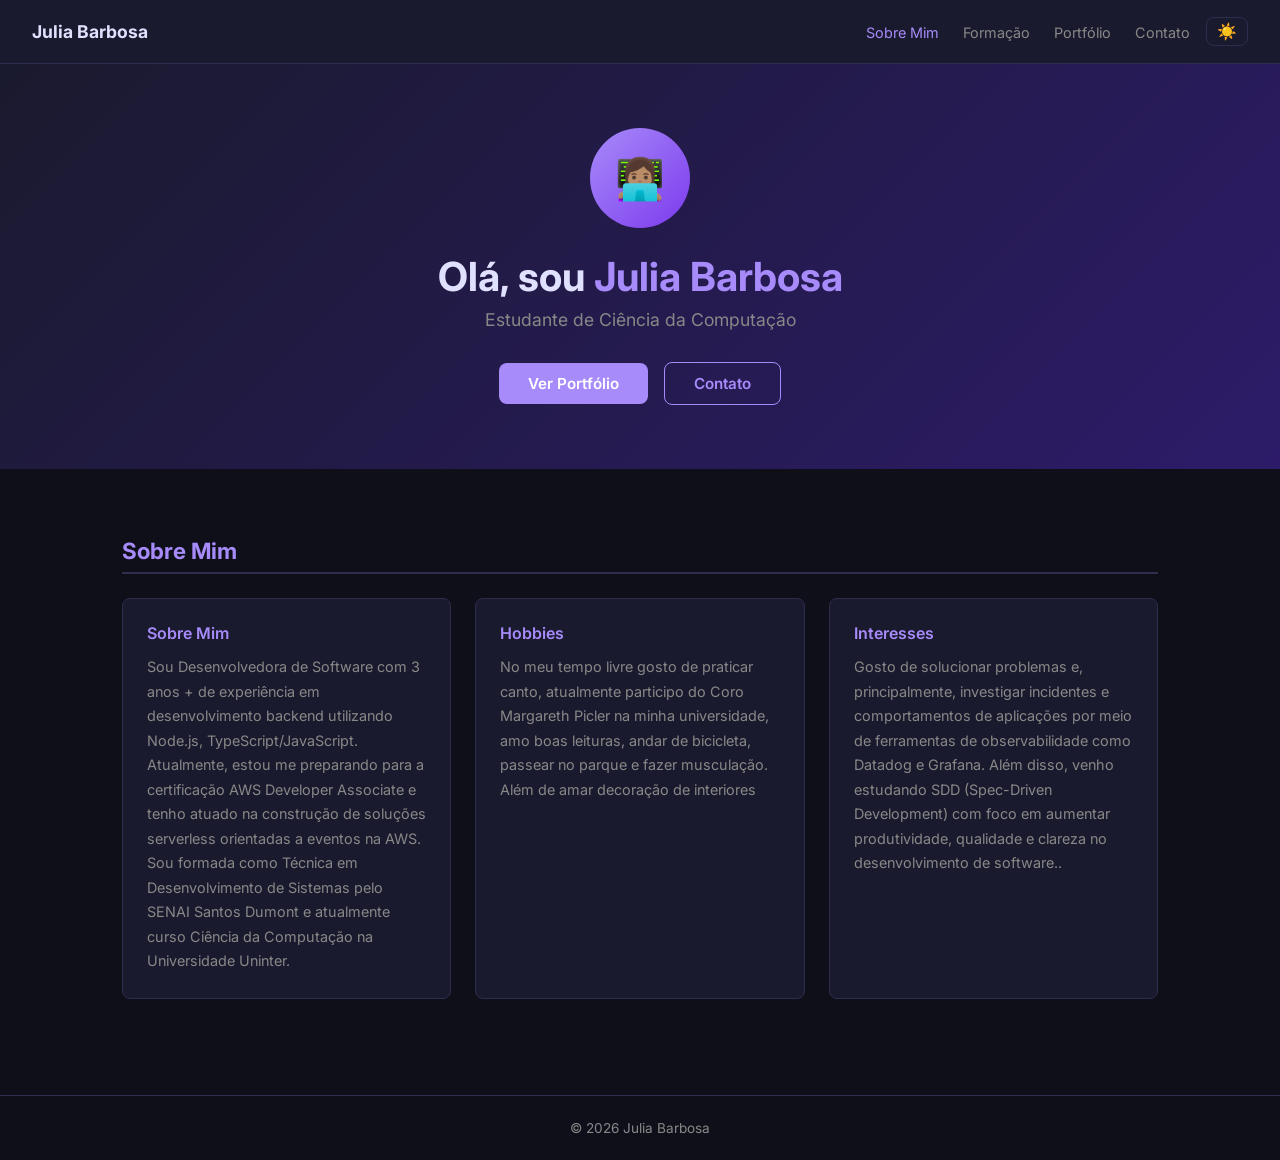
<file: index.html>
<!DOCTYPE html>
<html lang="pt-BR" data-theme="dark">
<head>
  <meta charset="UTF-8">
  <meta name="viewport" content="width=device-width, initial-scale=1.0">
  <title>Julia Barbosa — Sobre Mim</title>
  <!-- Fonte Inter via Google Fonts -->
  <link rel="preconnect" href="https://fonts.googleapis.com">
  <link rel="preconnect" href="https://fonts.gstatic.com" crossorigin>
  <link href="https://fonts.googleapis.com/css2?family=Inter:wght@400;500;600;700&display=swap" rel="stylesheet">
  <link rel="stylesheet" href="css/style.css">
  <!-- theme.js no <head> para aplicar tema antes do paint e evitar flash -->
  <script src="js/theme.js"></script>
</head>
<body>

  <!-- Navegação principal — igual em todas as páginas -->
  <nav class="nav">
    <a href="index.html" class="nav-brand">Julia Barbosa</a>
    <button class="nav-toggle" id="navToggle" aria-label="Abrir menu">
      <span></span>
      <span></span>
      <span></span>
    </button>
    <ul class="nav-links" id="navLinks">
      <!-- classe "active" marca a página atual -->
      <li><a href="index.html" class="nav-link active">Sobre Mim</a></li>
      <li><a href="formacao.html" class="nav-link">Formação</a></li>
      <li><a href="portfolio.html" class="nav-link">Portfólio</a></li>
      <li><a href="contato.html" class="nav-link">Contato</a></li>
    </ul>
    <button class="theme-toggle" id="themeToggle" aria-label="Alternar tema">☀️</button>
  </nav>

  <!-- Seção hero com avatar placeholder e chamada para ação -->
  <header class="hero">
    <div class="hero-avatar">👩🏽‍💻</div>
    <h1>Olá, sou <span class="hero-title-accent">Julia Barbosa</span></h1>
    <p class="hero-subtitle">Estudante de Ciência da Computação</p>
    <a href="portfolio.html" class="btn">Ver Portfólio</a>
    <a href="contato.html" class="btn btn-outline">Contato</a>
  </header>
 
  <!-- Cards de apresentação pessoal -->
  <main class="main">
    <h2 class="section-title">Sobre Mim</h2>
    <div class="cards-grid">

      <div class="card">
        <h3>Sobre Mim</h3>
        <p>Sou Desenvolvedora de Software com 3 anos + de experiência em desenvolvimento backend utilizando Node.js, TypeScript/JavaScript. Atualmente, estou me preparando para a certificação AWS Developer Associate e tenho atuado na construção de soluções serverless orientadas a eventos na AWS.<br>Sou formada como Técnica em Desenvolvimento de Sistemas pelo SENAI Santos Dumont e atualmente curso Ciência da Computação na Universidade Uninter.
</p>
      </div>

      <div class="card">
        <h3>Hobbies</h3>
        <p>No meu tempo livre gosto de praticar canto, atualmente participo do Coro Margareth Picler na minha universidade, amo boas leituras, andar de bicicleta, passear no parque e fazer musculação. Além de amar decoração de interiores</p>
      </div>

      <div class="card">
        <h3>Interesses</h3>
        <p>Gosto de solucionar problemas e, principalmente, investigar incidentes e comportamentos de aplicações por meio de ferramentas de observabilidade como Datadog e Grafana. Além disso, venho estudando SDD (Spec-Driven Development) com foco em aumentar produtividade, qualidade e clareza no desenvolvimento de software..</p>
      </div>

    </div>
  </main>

  <footer>
    <p>&copy; 2026 Julia Barbosa</p>
  </footer>

  <script src="js/menu.js"></script>
</body>
</html>
</file>
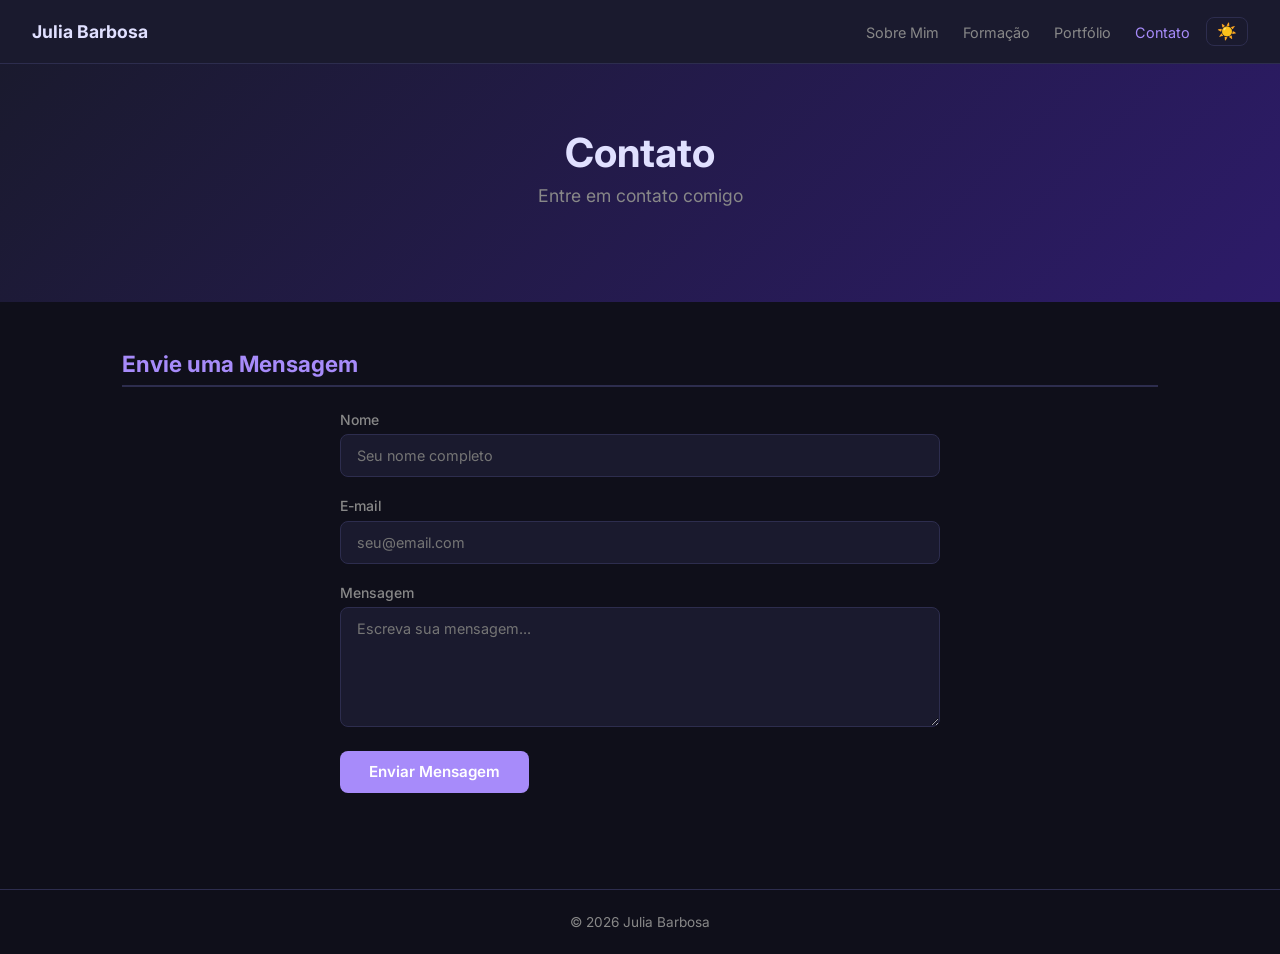
<file: contato.html>
<!DOCTYPE html>
<html lang="pt-BR" data-theme="dark">
<head>
  <meta charset="UTF-8">
  <meta name="viewport" content="width=device-width, initial-scale=1.0">
  <title>Julia Barbosa — Contato</title>
  <link rel="preconnect" href="https://fonts.googleapis.com">
  <link rel="preconnect" href="https://fonts.gstatic.com" crossorigin>
  <link href="https://fonts.googleapis.com/css2?family=Inter:wght@400;500;600;700&display=swap" rel="stylesheet">
  <link rel="stylesheet" href="css/style.css">
  <script src="js/theme.js"></script>
</head>
<body>

  <nav class="nav">
    <a href="index.html" class="nav-brand">Julia Barbosa</a>
    <button class="nav-toggle" id="navToggle" aria-label="Abrir menu">
      <span></span>
      <span></span>
      <span></span>
    </button>
    <ul class="nav-links" id="navLinks">
      <li><a href="index.html" class="nav-link">Sobre Mim</a></li>
      <li><a href="formacao.html" class="nav-link">Formação</a></li>
      <li><a href="portfolio.html" class="nav-link">Portfólio</a></li>
      <li><a href="contato.html" class="nav-link active">Contato</a></li>
    </ul>
    <button class="theme-toggle" id="themeToggle" aria-label="Alternar tema">☀️</button>
  </nav>

  <header class="hero">
    <h1>Contato</h1>
    <p class="hero-subtitle">Entre em contato comigo</p>
  </header>

  <main class="main">
    <h2 class="section-title">Envie uma Mensagem</h2>

    <!-- Formulário de contato com validação via contato.js -->
    <div class="form-wrapper">
      <form id="contactForm" novalidate>

        <div class="form-group" id="group-nome">
          <label for="nome">Nome</label>
          <input type="text" id="nome" name="nome" placeholder="Seu nome completo">
          <span class="field-error"></span>
        </div>

        <div class="form-group" id="group-email">
          <label for="email">E-mail</label>
          <input type="email" id="email" name="email" placeholder="seu@email.com">
          <span class="field-error"></span>
        </div>

        <div class="form-group" id="group-mensagem">
          <label for="mensagem">Mensagem</label>
          <textarea id="mensagem" name="mensagem" placeholder="Escreva sua mensagem..."></textarea>
          <span class="field-error"></span>
        </div>

        <button type="submit" class="btn">Enviar Mensagem</button>

      </form>
    </div>
  </main>

  <!-- Modal exibido após envio bem-sucedido (simulado) -->
  <div class="modal-overlay" id="successModal" role="dialog" aria-modal="true">
    <div class="modal">
      <div class="modal-icon">✅</div>
      <h3>Mensagem enviada com sucesso!</h3>
      <p>Obrigada pelo contato. Responderei em breve.</p>
      <button class="btn" id="modalClose">Fechar</button>
    </div>
  </div>

  <footer>
    <p>&copy; 2026 Julia Barbosa</p>
  </footer>

  <script src="js/menu.js"></script>
  <!-- contato.js carregado apenas nesta página -->
  <script src="js/contato.js"></script>
</body>
</html>
</file>
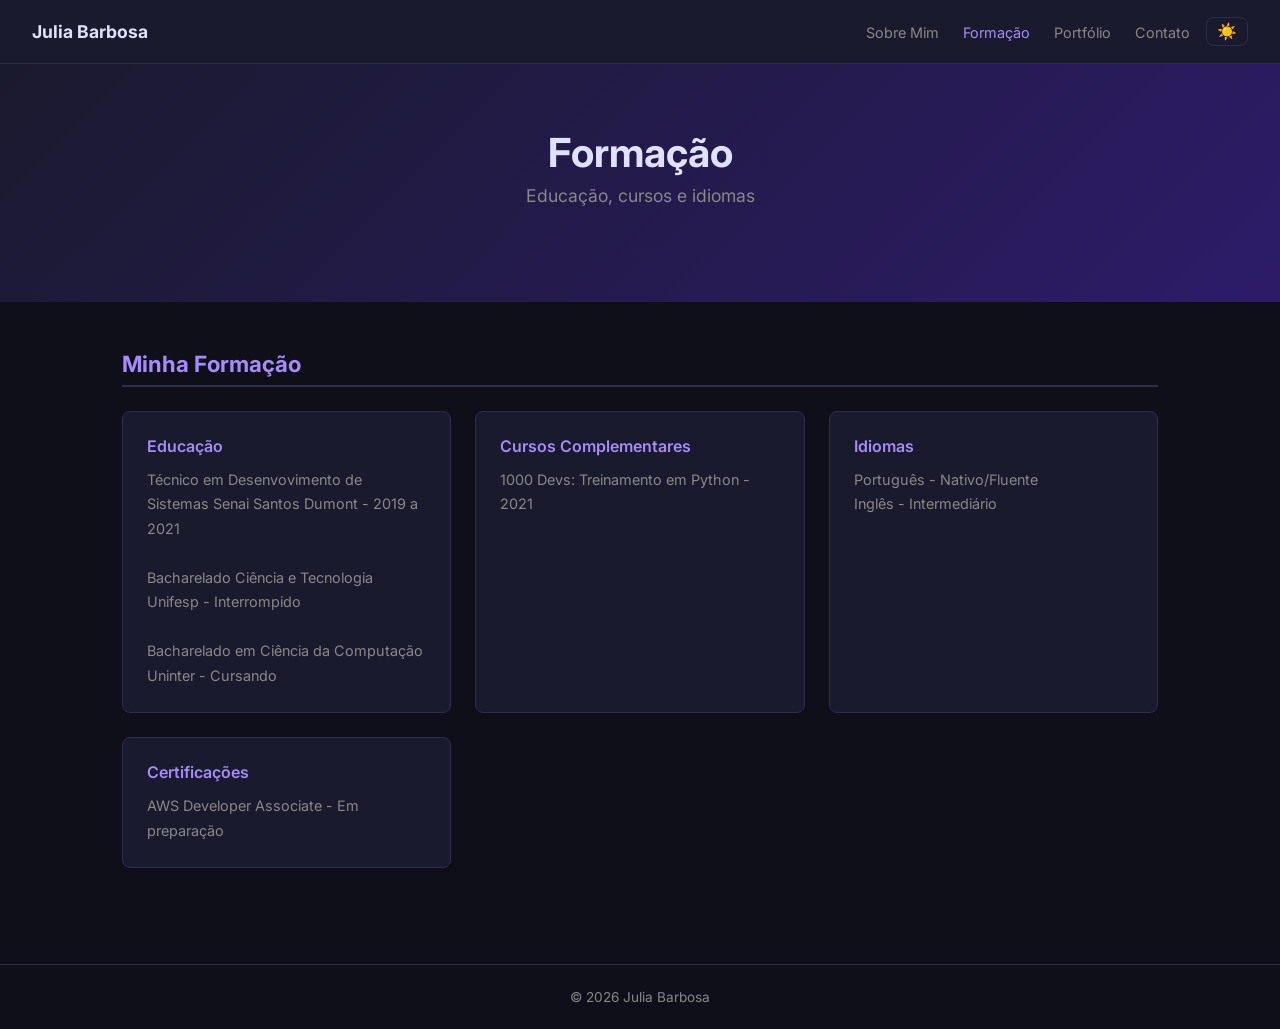
<file: formacao.html>
<!DOCTYPE html>
<html lang="pt-BR" data-theme="dark">
<head>
  <meta charset="UTF-8">
  <meta name="viewport" content="width=device-width, initial-scale=1.0">
  <title>Julia Barbosa — Formação</title>
  <link rel="preconnect" href="https://fonts.googleapis.com">
  <link rel="preconnect" href="https://fonts.gstatic.com" crossorigin>
  <link href="https://fonts.googleapis.com/css2?family=Inter:wght@400;500;600;700&display=swap" rel="stylesheet">
  <link rel="stylesheet" href="css/style.css">
  <script src="js/theme.js"></script>
</head>
<body>

  <nav class="nav">
    <a href="index.html" class="nav-brand">Julia Barbosa</a>
    <button class="nav-toggle" id="navToggle" aria-label="Abrir menu">
      <span></span>
      <span></span>
      <span></span>
    </button>
    <ul class="nav-links" id="navLinks">
      <li><a href="index.html" class="nav-link">Sobre Mim</a></li>
      <li><a href="formacao.html" class="nav-link active">Formação</a></li>
      <li><a href="portfolio.html" class="nav-link">Portfólio</a></li>
      <li><a href="contato.html" class="nav-link">Contato</a></li>
    </ul>
    <button class="theme-toggle" id="themeToggle" aria-label="Alternar tema">☀️</button>
  </nav>

  <!-- Hero simples sem avatar para páginas internas -->
  <header class="hero">
    <h1>Formação</h1>
    <p class="hero-subtitle">Educação, cursos e idiomas</p>
  </header>

  <!-- Cards com seções de formação acadêmica e complementar -->
  <main class="main">
    <h2 class="section-title">Minha Formação</h2>
    <div class="cards-grid">

      <div class="card">
        <h3>Educação</h3>
        <p>Técnico em Desenvovimento de Sistemas Senai Santos Dumont - 2019 a 2021
          <br>
          <br>
          Bacharelado Ciência e Tecnologia Unifesp - Interrompido
          <br>
          <br>
          Bacharelado em Ciência da Computação Uninter - Cursando
        </p>
      </div>

      <div class="card">
        <h3>Cursos Complementares</h3>
        <p>1000 Devs: Treinamento em Python - 2021</p>
      </div>

      <div class="card">
        <h3>Idiomas</h3>
        <p>Português - Nativo/Fluente<br> Inglês - Intermediário</p>
      </div>

      <div class="card">
        <h3>Certificações</h3>
        <p>AWS Developer Associate - Em preparação</p>
      </div>

    </div>
  </main>

  <footer>
    <p>&copy; 2026 Julia Barbosa</p>
  </footer>

  <script src="js/menu.js"></script>
</body>
</html>
</file>
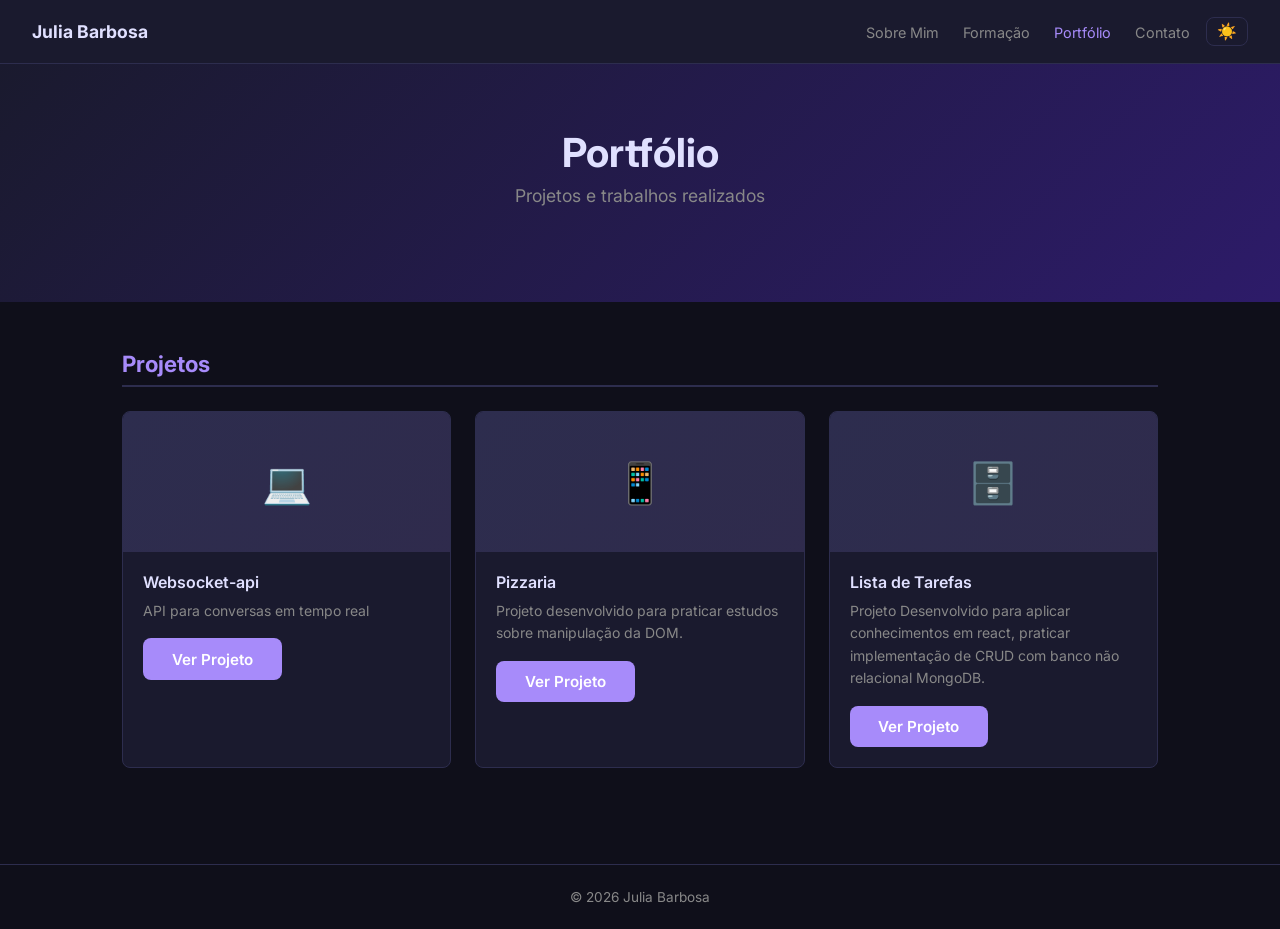
<file: portfolio.html>
<!DOCTYPE html>
<html lang="pt-BR" data-theme="dark">
<head>
  <meta charset="UTF-8">
  <meta name="viewport" content="width=device-width, initial-scale=1.0">
  <title>Julia Barbosa — Portfólio</title>
  <link rel="preconnect" href="https://fonts.googleapis.com">
  <link rel="preconnect" href="https://fonts.gstatic.com" crossorigin>
  <link href="https://fonts.googleapis.com/css2?family=Inter:wght@400;500;600;700&display=swap" rel="stylesheet">
  <link rel="stylesheet" href="css/style.css">
  <script src="js/theme.js"></script>
</head>
<body>

  <nav class="nav">
    <a href="index.html" class="nav-brand">Julia Barbosa</a>
    <button class="nav-toggle" id="navToggle" aria-label="Abrir menu">
      <span></span>
      <span></span>
      <span></span>
    </button>
    <ul class="nav-links" id="navLinks">
      <li><a href="index.html" class="nav-link">Sobre Mim</a></li>
      <li><a href="formacao.html" class="nav-link">Formação</a></li>
      <li><a href="portfolio.html" class="nav-link active">Portfólio</a></li>
      <li><a href="contato.html" class="nav-link">Contato</a></li>
    </ul>
    <button class="theme-toggle" id="themeToggle" aria-label="Alternar tema">☀️</button>
  </nav>

  <header class="hero">
    <h1>Portfólio</h1>
    <p class="hero-subtitle">Projetos e trabalhos realizados</p>
  </header>

  <!-- Grid de projetos — títulos e descrições a preencher -->
  <main class="main">
    <h2 class="section-title">Projetos</h2>
    <div class="portfolio-grid">

      <div class="portfolio-card">
        <div class="portfolio-card-image">💻</div>
        <div class="portfolio-card-body">
          <h3>Websocket-api</h3>
          <p>API para conversas em tempo real</p>
          <a href="https://github.com/jsilvabarb/websocket-api" class="btn">Ver Projeto</a>
        </div>
      </div>

      <div class="portfolio-card">
        <div class="portfolio-card-image">📱</div>
        <div class="portfolio-card-body">
          <h3>Pizzaria</h3>
          <p>Projeto desenvolvido para praticar estudos sobre manipulação da DOM.</p>
          <a href="https://github.com/jsilvabarb/compras-pizzas-b7web" class="btn">Ver Projeto</a>
        </div>
      </div>

      <div class="portfolio-card">
        <div class="portfolio-card-image">🗄️</div>
        <div class="portfolio-card-body">
          <h3>Lista de Tarefas</h3>
          <p>Projeto Desenvolvido para aplicar conhecimentos em react, praticar implementação de CRUD com banco não relacional MongoDB.</p>
          <a href="https://github.com/jsilvabarb/api-todolist-docker-fastify-mongo" class="btn">Ver Projeto</a>
        </div>
      </div>

    </div>
  </main>

  <footer>
    <p>&copy; 2026 Julia Barbosa</p>
  </footer>

  <script src="js/menu.js"></script>
</body>
</html>
</file>
<file: css/style.css>
/* ── Variáveis de tema (claro/escuro) ───────────────────────────────────── */
:root {
  --bg: #0f0f1a;
  --surface: #1a1a2e;
  --accent: #a78bfa;
  --text: #e0e0ff;
  --text-muted: #888888;
  --border: #2d2d4e;
  --danger: #f87171;
  --nav-height: 64px;
  --radius: 8px;
  --transition: 0.25s ease;
}

/* Sobrescreve variáveis quando tema claro está ativo */
[data-theme="light"] {
  --bg: #f4f4f8;
  --surface: #ffffff;
  --accent: #7c3aed;
  --text: #1a1a2e;
  --text-muted: #555555;
  --border: #dddddd;
}

/* ── Reset básico ───────────────────────────────────────────────────────── */
*, *::before, *::after {
  box-sizing: border-box;
  margin: 0;
  padding: 0;
}

body {
  font-family: 'Inter', sans-serif;
  background-color: var(--bg);
  color: var(--text);
  transition: background-color var(--transition), color var(--transition);
  padding-top: var(--nav-height); /* espaço para nav fixa */
}

a { color: var(--accent); text-decoration: none; }
ul { list-style: none; }

/* ── Navegação fixa ─────────────────────────────────────────────────────── */
.nav {
  position: fixed;
  top: 0; left: 0; right: 0;
  height: var(--nav-height);
  background: var(--surface);
  border-bottom: 1px solid var(--border);
  display: flex;
  align-items: center;
  padding: 0 2rem;
  gap: 1rem;
  z-index: 100;
  transition: background-color var(--transition), border-color var(--transition);
}

.nav-brand {
  font-weight: 700;
  font-size: 1.1rem;
  color: var(--text);
  margin-right: auto; /* empurra links para a direita */
}

.nav-links {
  display: flex;
  gap: 1.5rem;
}

.nav-link {
  color: var(--text-muted);
  font-size: 0.9rem;
  transition: color var(--transition);
}

/* Link da página atual destacado em roxo */
.nav-link:hover,
.nav-link.active {
  color: var(--accent);
}

/* Botão hambúrguer — oculto no desktop */
.nav-toggle {
  display: none;
  flex-direction: column;
  gap: 5px;
  background: none;
  border: none;
  cursor: pointer;
  padding: 4px;
  order: 3;
}

.nav-toggle span {
  display: block;
  width: 22px;
  height: 2px;
  background: var(--text);
  border-radius: 2px;
  transition: var(--transition);
}

/* Botão de alternância de tema */
.theme-toggle {
  background: none;
  border: 1px solid var(--border);
  color: var(--text);
  cursor: pointer;
  padding: 4px 10px;
  border-radius: var(--radius);
  font-size: 1rem;
  transition: border-color var(--transition);
}

/* ── Seção Hero ─────────────────────────────────────────────────────────── */
.hero {
  background: linear-gradient(135deg, var(--surface) 0%, #2d1b69 100%);
  padding: 4rem 2rem;
  text-align: center;
}

/* Hero mais suave no tema claro */
[data-theme="light"] .hero {
  background: linear-gradient(135deg, #ede9fe 0%, #ddd6fe 100%);
}

/* Avatar circular com gradiente como placeholder de foto */
.hero-avatar {
  width: 100px;
  height: 100px;
  border-radius: 50%;
  background: linear-gradient(135deg, var(--accent), #7c3aed);
  margin: 0 auto 1.5rem;
  display: flex;
  align-items: center;
  justify-content: center;
  font-size: 2.5rem;
}

.hero h1 {
  font-size: 2.5rem;
  font-weight: 700;
  margin-bottom: 0.5rem;
}

.hero-subtitle {
  color: var(--text-muted);
  font-size: 1.1rem;
  margin-bottom: 2rem;
}

.hero-title-accent { color: var(--accent); }

/* ── Botões ─────────────────────────────────────────────────────────────── */
.btn {
  display: inline-block;
  background: var(--accent);
  color: #fff;
  padding: 0.7rem 1.8rem;
  border-radius: var(--radius);
  font-weight: 600;
  font-size: 0.95rem;
  transition: opacity var(--transition);
  border: none;
  cursor: pointer;
  font-family: inherit;
}

.btn:hover { opacity: 0.85; color: #fff; }

.btn-outline {
  background: transparent;
  border: 1px solid var(--accent);
  color: var(--accent);
  margin-left: 0.75rem;
}

.btn-outline:hover { background: var(--accent); color: #fff; }

/* ── Área de conteúdo principal ─────────────────────────────────────────── */
.main {
  max-width: 1100px;
  margin: 0 auto;
  padding: 3rem 2rem;
}

.section-title {
  font-size: 1.4rem;
  font-weight: 700;
  color: var(--accent);
  margin-bottom: 1.5rem;
  padding-bottom: 0.5rem;
  border-bottom: 2px solid var(--border);
}

/* ── Cards genéricos ────────────────────────────────────────────────────── */
.cards-grid {
  display: grid;
  grid-template-columns: repeat(auto-fit, minmax(280px, 1fr));
  gap: 1.5rem;
}

.card {
  background: var(--surface);
  border: 1px solid var(--border);
  border-radius: var(--radius);
  padding: 1.5rem;
  transition: border-color var(--transition), transform var(--transition);
}

.card:hover {
  border-color: var(--accent);
  transform: translateY(-2px);
}

.card h3 {
  font-size: 1rem;
  font-weight: 600;
  margin-bottom: 0.75rem;
  color: var(--accent);
}

.card p {
  color: var(--text-muted);
  font-size: 0.9rem;
  line-height: 1.7;
}

/* ── Cards de portfólio ─────────────────────────────────────────────────── */
.portfolio-grid {
  display: grid;
  grid-template-columns: repeat(auto-fit, minmax(260px, 1fr));
  gap: 1.5rem;
}

.portfolio-card {
  background: var(--surface);
  border: 1px solid var(--border);
  border-radius: var(--radius);
  overflow: hidden;
  transition: border-color var(--transition), transform var(--transition);
}

.portfolio-card:hover {
  border-color: var(--accent);
  transform: translateY(-2px);
}

/* Placeholder visual de imagem do projeto */
.portfolio-card-image {
  height: 140px;
  background: linear-gradient(135deg, var(--border), rgba(167,139,250,0.15));
  display: flex;
  align-items: center;
  justify-content: center;
  font-size: 2.5rem;
}

.portfolio-card-body { padding: 1.25rem; }

.portfolio-card-body h3 {
  font-size: 1rem;
  font-weight: 600;
  margin-bottom: 0.5rem;
}

.portfolio-card-body p {
  color: var(--text-muted);
  font-size: 0.875rem;
  line-height: 1.6;
  margin-bottom: 1rem;
}

/* ── Formulário de contato ──────────────────────────────────────────────── */
.form-wrapper {
  max-width: 600px;
  margin: 0 auto;
}

.form-group { margin-bottom: 1.25rem; }

.form-group label {
  display: block;
  font-size: 0.875rem;
  font-weight: 500;
  margin-bottom: 0.4rem;
  color: var(--text-muted);
}

.form-group input,
.form-group textarea {
  width: 100%;
  background: var(--surface);
  border: 1px solid var(--border);
  border-radius: var(--radius);
  padding: 0.75rem 1rem;
  color: var(--text);
  font-family: inherit;
  font-size: 0.9rem;
  transition: border-color var(--transition);
  outline: none;
}

.form-group input:focus,
.form-group textarea:focus { border-color: var(--accent); }

.form-group textarea { resize: vertical; min-height: 120px; }

/* Mensagem de erro inline por campo */
.field-error {
  display: none;
  color: var(--danger);
  font-size: 0.8rem;
  margin-top: 0.3rem;
}

.form-group.error input,
.form-group.error textarea { border-color: var(--danger); }

.form-group.error .field-error { display: block; }

/* ── Modal de confirmação ───────────────────────────────────────────────── */
.modal-overlay {
  display: none;
  position: fixed;
  inset: 0;
  background: rgba(0, 0, 0, 0.6);
  z-index: 200;
  align-items: center;
  justify-content: center;
}

.modal-overlay.active { display: flex; }

.modal {
  background: var(--surface);
  border: 1px solid var(--border);
  border-radius: var(--radius);
  padding: 2rem;
  text-align: center;
  max-width: 380px;
  width: 90%;
}

.modal-icon { font-size: 2.5rem; margin-bottom: 1rem; }
.modal h3 { margin-bottom: 0.5rem; }
.modal p { color: var(--text-muted); font-size: 0.9rem; margin-bottom: 1.5rem; }

/* ── Rodapé ─────────────────────────────────────────────────────────────── */
footer {
  text-align: center;
  padding: 1.5rem;
  color: var(--text-muted);
  font-size: 0.85rem;
  border-top: 1px solid var(--border);
  margin-top: 3rem;
}

/* ── Responsivo (mobile < 768px) ────────────────────────────────────────── */
@media (max-width: 768px) {
  /* Links de nav viram menu vertical dropdown */
  .nav-links {
    display: none;
    flex-direction: column;
    position: absolute;
    top: var(--nav-height);
    left: 0;
    right: 0;
    background: var(--surface);
    border-bottom: 1px solid var(--border);
    padding: 1rem 2rem;
    gap: 1rem;
  }

  .nav-links.open { display: flex; }

  /* Ícone hambúrguer aparece no mobile */
  .nav-toggle { display: flex; }

  .hero h1 { font-size: 1.8rem; }

  .main { padding: 2rem 1rem; }
}
</file>
